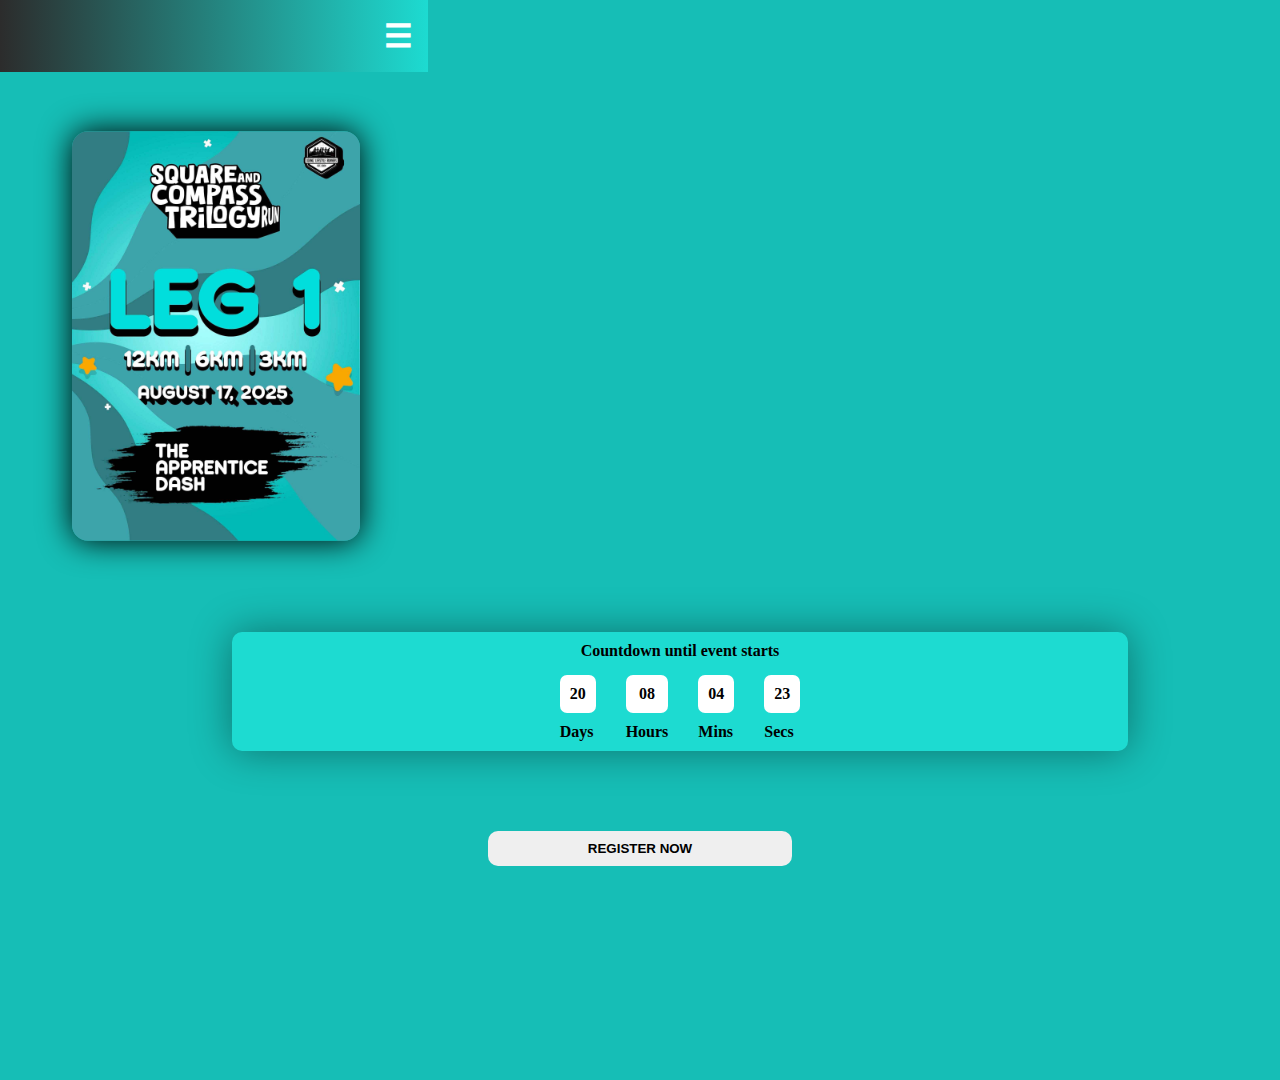
<file: reg.html>
<!DOCTYPE html>
<html lang="en">
<head>
    <meta charset="UTF-8">
    <meta name="viewport" content="width=device-width, initial-scale=1.0">
    <title>Document</title>
    <link rel="stylesheet" href="reg.css">
</head>
<body>

      <div class="section">
        <div class="navbar">
            <div class="navbar-container">
                
            
                <div class="menu-container">
                    <h1>☰</h1>
                </div>
            </div>
        </div>
        
    </div>



    <!--<h1 class="header">EVENTS</h1>-->

   <!-- <img class="asenso-img" src="asensoOzamis.png" alt="">-->
    <img class="leg1-img" src="leg1.png" alt="">

    <div class="countdown-container">
        <div class="countdown-header">
            <p>Countdown until event starts</p>
        </div>

        <div class="flex-numbers">

            <div class="days">
                <div class="num-container">
                    <p>20</p>
                </div>
                <p class="num-p">Days</p>
            </div>
    
            <div class="days">
                <div class="num-container">
                    <p>08</p>
                </div>
                <p class="num-p">Hours</p>
            </div>
    
            <div class="days">
                <div class="num-container">
                    <p>04</p>
                </div>
                <p class="num-p">Mins</p>
            </div>
    
            <div class="days">
                <div class="num-container">
                    <p>23</p>
                </div>
                <p class="num-p">Secs</p>
            </div>

        </div>

        
    </div>
    
    <button class="register-btn">REGISTER NOW</button>
    
    <div class="icons">
        
    </div>
</body>
</html>
</file>
<file: reg.css>
*{
    margin: 0;
    padding: 0;
    box-sizing: border-box;
}

body{
    background-color: rgb(22, 190, 182);
    background-repeat: no-repeat;
    height: 1080px;

}

.section{
    width: 428px;
}


.asenso-img{
    position: absolute;
    scale: 0.15;
    left: -50.5rem;
    top: -20rem;
    box-shadow: 0 0 10rem black;
    border-radius: 5rem;
}

button{
    position: absolute;
    display: flex;
    justify-self: center;
    margin-top: 5rem;
    padding: 10px 100px;
    border-radius: 10px;
    font-weight: 700;
    border: none;
}

.leg1-img{
    position: absolute;
    left: -31.5rem;
    scale: 0.2;
    top: -43rem;
    box-shadow: 0 0 10rem black;
    border-radius: 5rem;
}

.header{
    justify-self: center;
    margin-top: 2rem;
    font-family: 'Times New Roman', Times, serif;
    color: white;
}


.navbar-container{
    position: relative;
    display: flex;
    align-items: center;
    justify-content: center;
    background: linear-gradient(to right, rgb(44, 44, 44), rgb(29, 219, 209) );
    height: 4.5rem;
}

.menu-container{
    height: -10rem;
    margin: 0 0 0 23rem;
    color: white;
}




.countdown-container{
    background-color: rgb(29, 219, 209);
    width: 70%;
    justify-items: center;
    justify-self: center;
    padding: 10px 20px;
    border-radius: 10px;
    margin-top: 35rem;
    margin-left: 5rem;
    box-shadow: 0 0 40px rgba(0, 0, 0, 0.4);
    font-weight: 700;
}

.countdown-header{
    margin-bottom: 15px;
}




.flex-numbers{
    display: flex;
    gap: 30px;
}

.num-container{
    background-color: rgb(255, 255, 255);
    justify-items: center;
    padding: 10px;
    border-radius: 7px;
}

.num-p{
    margin-top: 10px;
}
</file>
